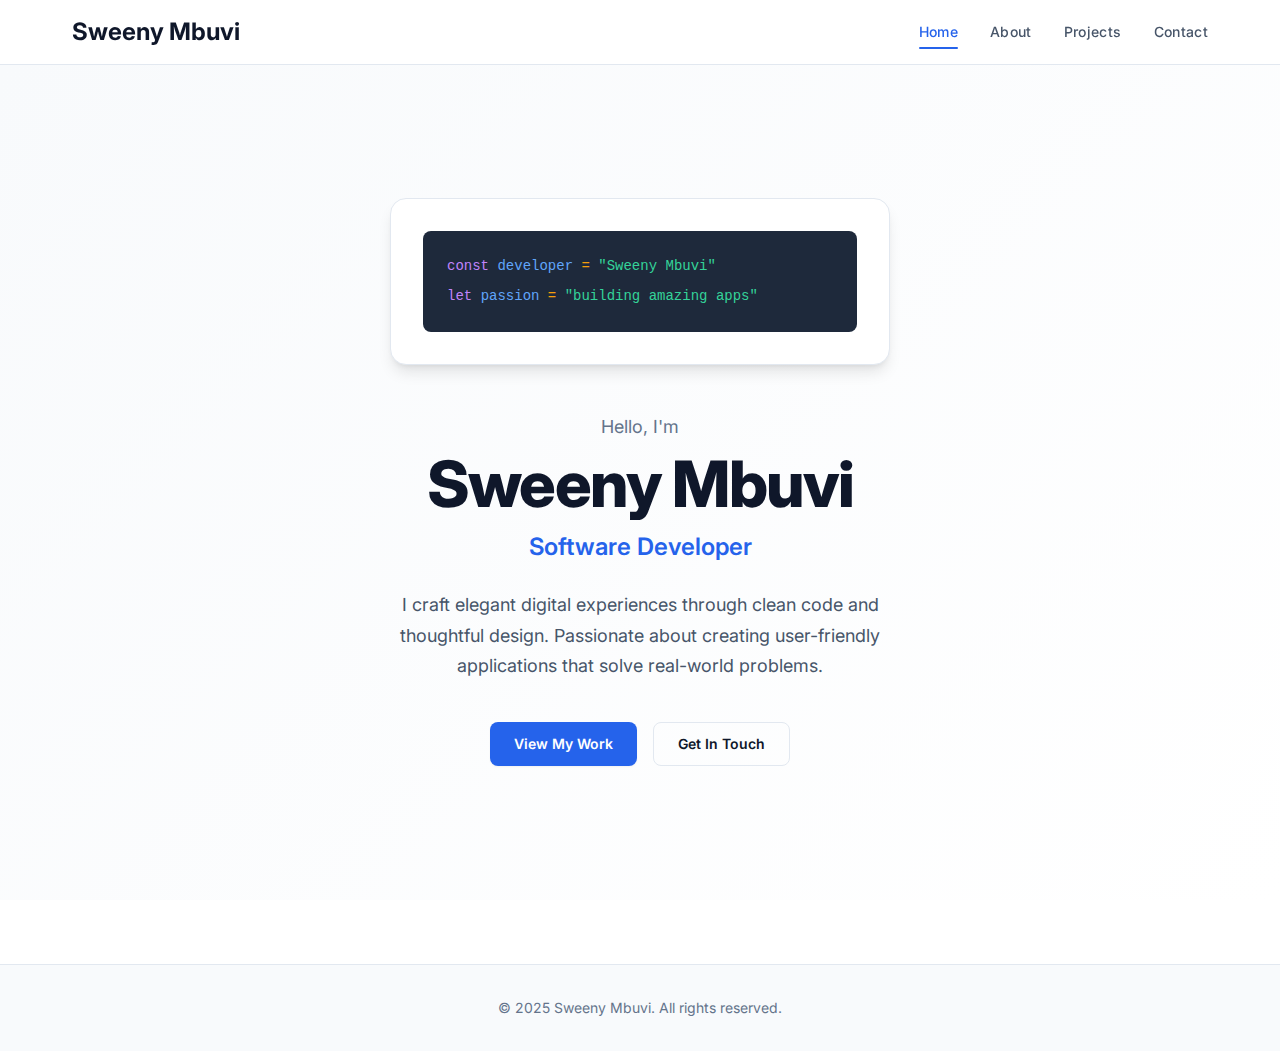
<file: index.html>
<!DOCTYPE html>
<html lang="en">
<head>
  <meta charset="UTF-8" />
  <meta name="viewport" content="width=device-width, initial-scale=1.0" />
  <title>Sweeny Mbuvi | Portfolio</title>
  <link rel="stylesheet" href="style.css" />
  <link rel="icon" href="favicon.ico" />
  <link href="https://fonts.googleapis.com/css2?family=Inter:wght@300;400;500;600;700&display=swap" rel="stylesheet">
</head>
<body>
  <header>
    <nav class="navbar">
      <div class="nav-container">
        <h1 class="logo">Sweeny Mbuvi</h1>
        <ul class="nav-menu">
          <li><a href="index.html" class="nav-link active">Home</a></li>
          <li><a href="about.html" class="nav-link">About</a></li>
          <li><a href="projects.html" class="nav-link">Projects</a></li>
          <li><a href="contact.html" class="nav-link">Contact</a></li>
        </ul>
      </div>
    </nav>
  </header>

  <main>
    <section class="hero">
      <div class="hero-container">
        <div class="hero-content">
          <p class="hero-greeting">Hello, I'm</p>
          <h1 class="hero-name">Sweeny Mbuvi</h1>
          <h2 class="hero-title">Software Developer</h2>
          <p class="hero-description">
            I craft elegant digital experiences through clean code and thoughtful design. 
            Passionate about creating user-friendly applications that solve real-world problems.
          </p>
          <div class="hero-actions">
            <a href="projects.html" class="btn btn-primary">View My Work</a>
            <a href="contact.html" class="btn btn-secondary">Get In Touch</a>
          </div>
        </div>
        <div class="hero-visual">
          <div class="hero-card">
            <div class="card-content">
              <div class="code-snippet">
                <div class="code-line">
                  <span class="code-keyword">const</span> 
                  <span class="code-variable">developer</span> 
                  <span class="code-operator">=</span> 
                  <span class="code-string">"Sweeny Mbuvi"</span>
                </div>
                <div class="code-line">
                  <span class="code-keyword">let</span> 
                  <span class="code-variable">passion</span> 
                  <span class="code-operator">=</span> 
                  <span class="code-string">"building amazing apps"</span>
                </div>
              </div>
            </div>
          </div>
        </div>
      </div>
    </section>
  </main>

  <footer>
    <div class="footer-container">
      <p>&copy; 2025 Sweeny Mbuvi. All rights reserved.</p>
    </div>
  </footer>
</body>
</html>
</file>
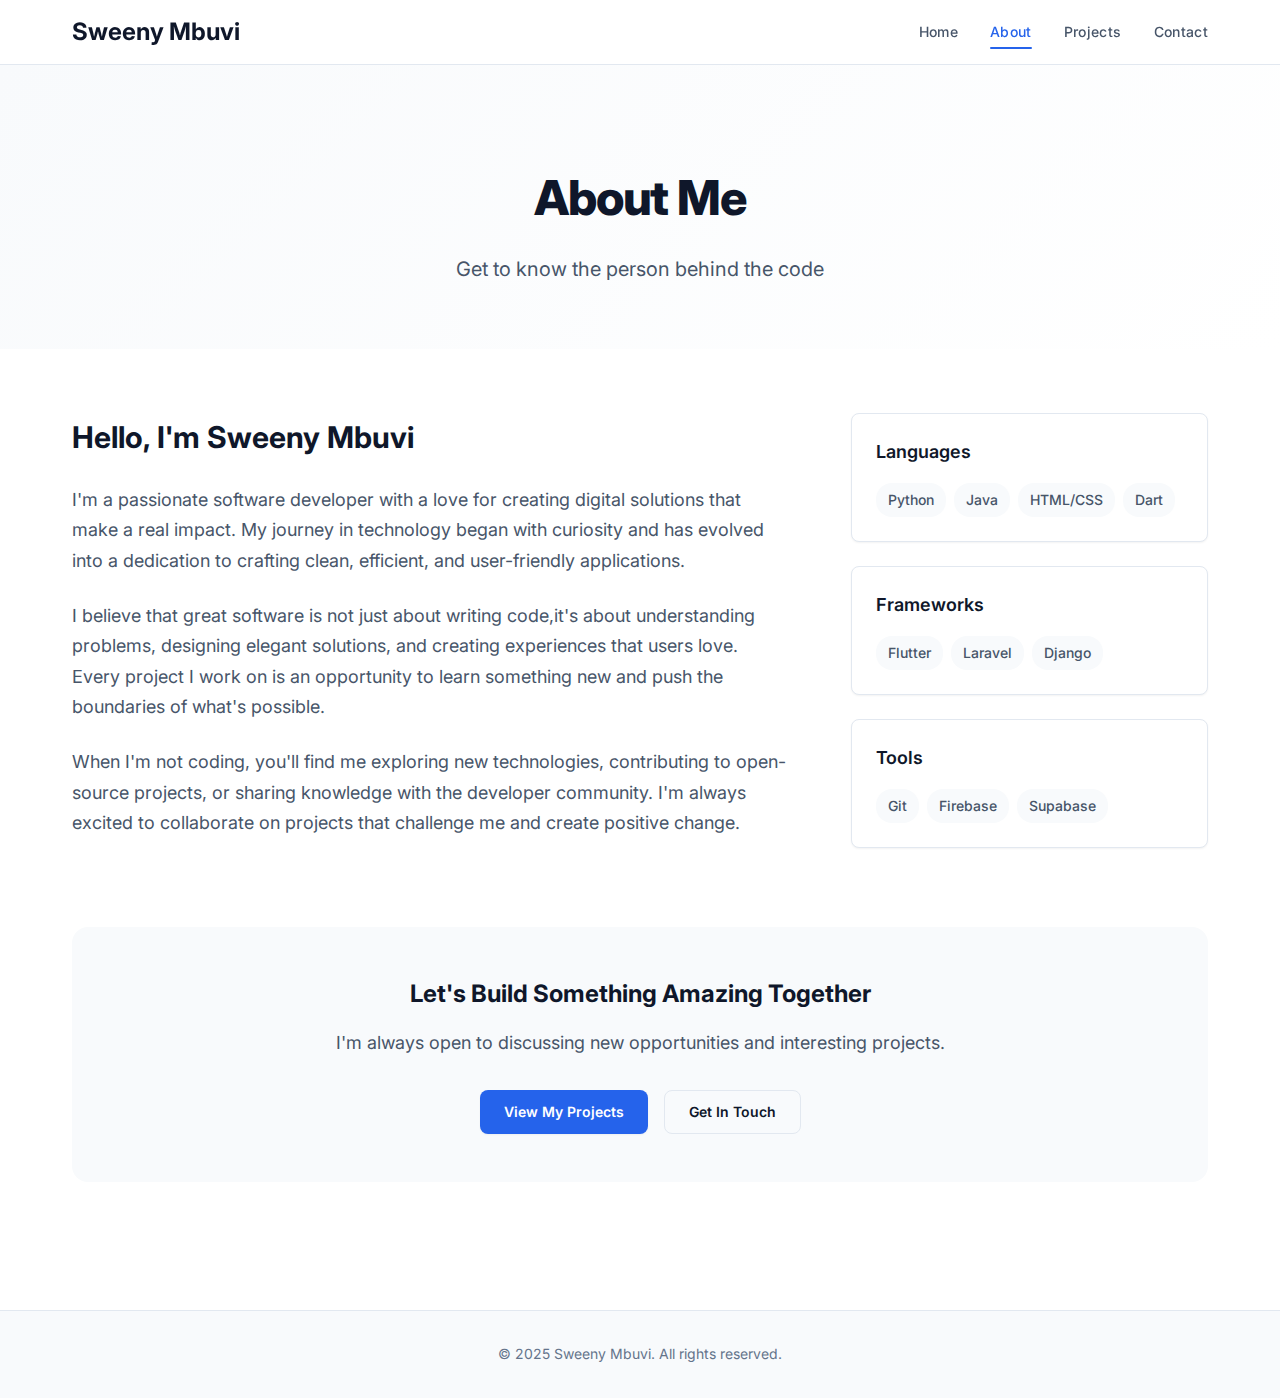
<file: about.html>
<!DOCTYPE html>
<html lang="en">
<head>
  <meta charset="UTF-8" />
  <meta name="viewport" content="width=device-width, initial-scale=1.0" />
  <title>About - Sweeny Mbuvi | Portfolio</title>
  <link rel="stylesheet" href="style.css" />
  <link rel="icon" href="favicon.ico" />
  <link href="https://fonts.googleapis.com/css2?family=Inter:wght@300;400;500;600;700&display=swap" rel="stylesheet">
</head>
<body>
  <header>
    <nav class="navbar">
      <div class="nav-container">
        <h1 class="logo">Sweeny Mbuvi</h1>
        <ul class="nav-menu">
          <li><a href="index.html" class="nav-link">Home</a></li>
          <li><a href="about.html" class="nav-link active">About</a></li>
          <li><a href="projects.html" class="nav-link">Projects</a></li>
          <li><a href="contact.html" class="nav-link">Contact</a></li>
        </ul>
      </div>
    </nav>
  </header>

  <main>
    <section class="page-hero">
      <div class="page-container">
        <h1 class="page-title">About Me</h1>
        <p class="page-subtitle">Get to know the person behind the code</p>
      </div>
    </section>

    <section class="about-content">
      <div class="about-container">
        <div class="about-grid">
          <div class="about-text">
            <h2>Hello, I'm Sweeny Mbuvi</h2>
            <p>I'm a passionate software developer with a love for creating digital solutions that make a real impact. My journey in technology began with curiosity and has evolved into a dedication to crafting clean, efficient, and user-friendly applications.</p>
            
            <p>I believe that great software is not just about writing code,it's about understanding problems, designing elegant solutions, and creating experiences that users love. Every project I work on is an opportunity to learn something new and push the boundaries of what's possible.</p>
            
            <p>When I'm not coding, you'll find me exploring new technologies, contributing to open-source projects, or sharing knowledge with the developer community. I'm always excited to collaborate on projects that challenge me and create positive change.</p>
          </div>
          
          <div class="about-stats">
            <div class="stat-card">
              <h3>Languages</h3>
              <div class="skill-list">
                <span class="skill-tag">Python</span>
                <span class="skill-tag">Java</span>
                <span class="skill-tag">HTML/CSS</span>
                <span class="skill-tag">Dart</span>
              </div>
            </div>
            
            <div class="stat-card">
              <h3>Frameworks</h3>
              <div class="skill-list">
                <span class="skill-tag">Flutter</span>
                <span class="skill-tag">Laravel</span>
                <span class="skill-tag">Django</span>
              </div>
            </div>
            
            <div class="stat-card">
              <h3>Tools</h3>
              <div class="skill-list">
                <span class="skill-tag">Git</span>
                <span class="skill-tag">Firebase</span>
                <span class="skill-tag">Supabase</span>
              </div>
            </div>
          </div>
        </div>
        
        <div class="about-cta">
          <h3>Let's Build Something Amazing Together</h3>
          <p>I'm always open to discussing new opportunities and interesting projects.</p>
          <div class="cta-buttons">
            <a href="projects.html" class="btn btn-primary">View My Projects</a>
            <a href="contact.html" class="btn btn-secondary">Get In Touch</a>
          </div>
        </div>
      </div>
    </section>
  </main>

  <footer>
    <div class="footer-container">
      <p>&copy; 2025 Sweeny Mbuvi. All rights reserved.</p>
    </div>
  </footer>
</body>
</html>
</file>
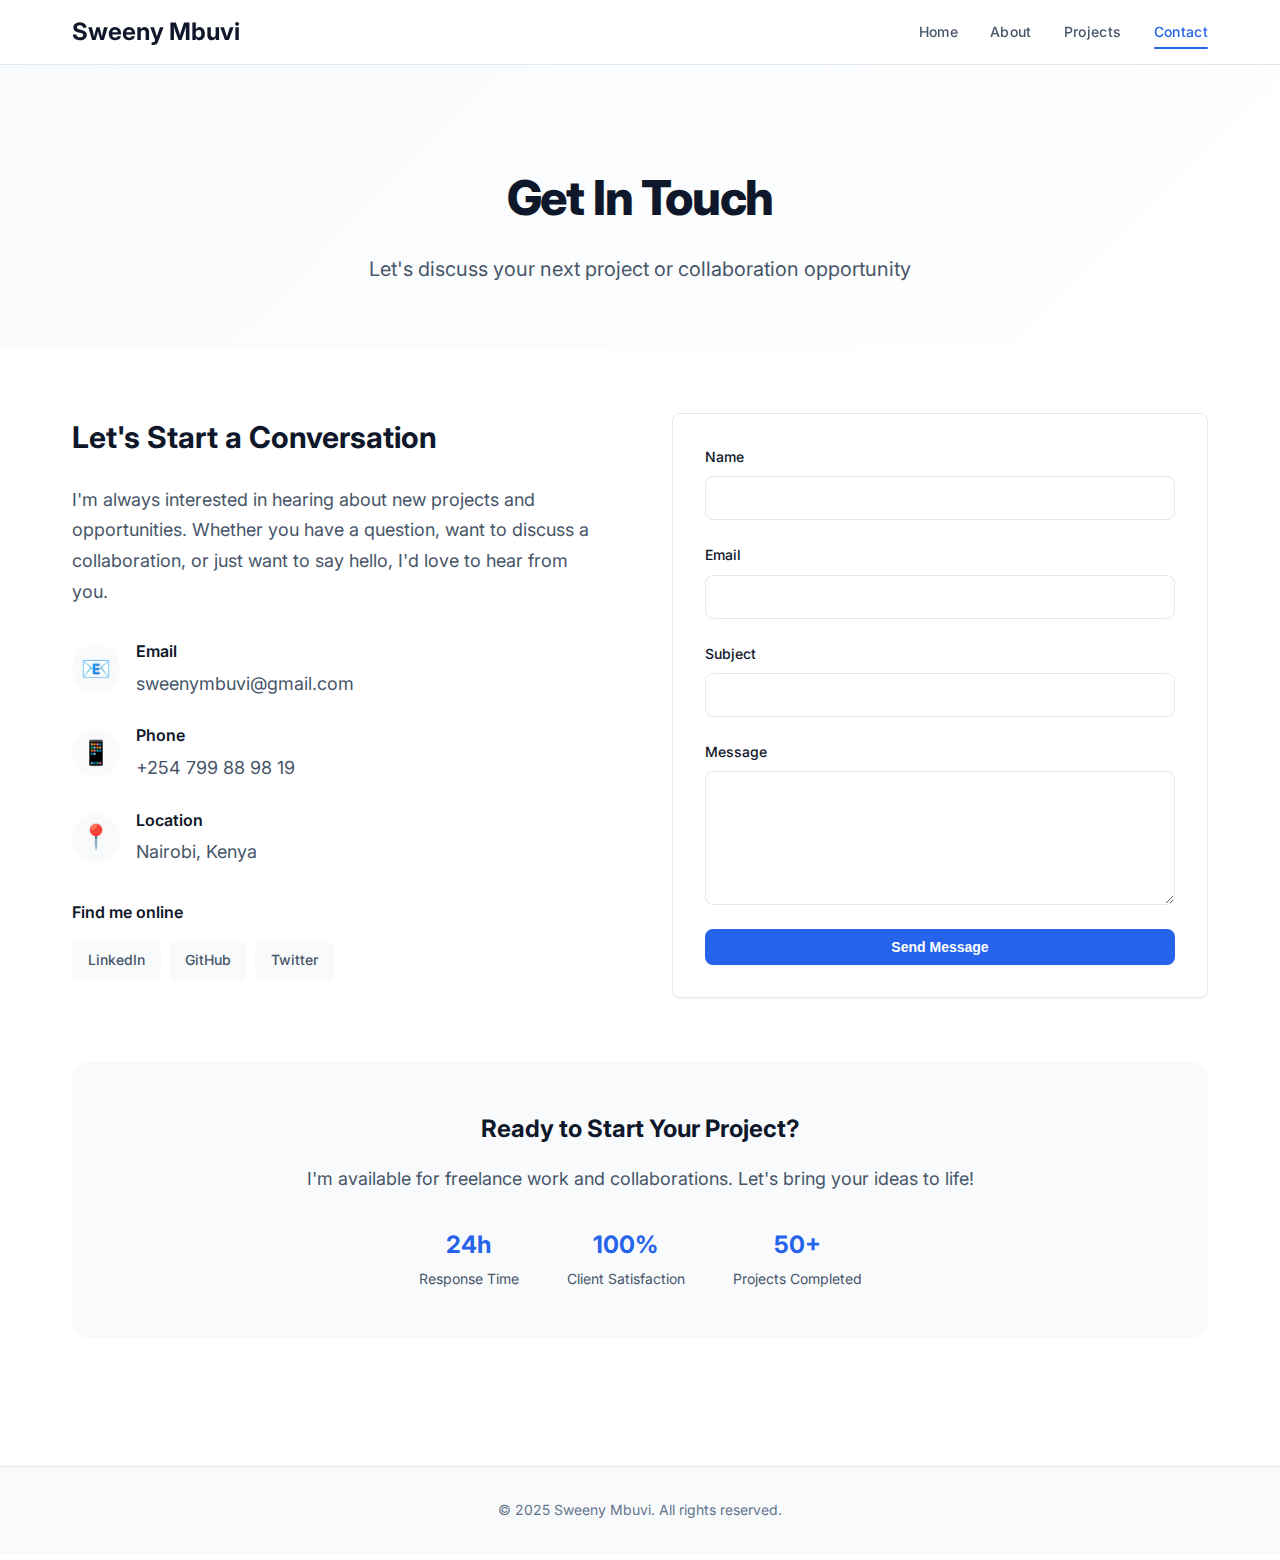
<file: contact.html>
<!DOCTYPE html>
<html lang="en">
<head>
  <meta charset="UTF-8" />
  <meta name="viewport" content="width=device-width, initial-scale=1.0" />
  <title>Contact - Sweeny Mbuvi | Portfolio</title>
  <link rel="stylesheet" href="style.css" />
  <link rel="icon" href="favicon.ico" />
  <link href="https://fonts.googleapis.com/css2?family=Inter:wght@300;400;500;600;700&display=swap" rel="stylesheet">
</head>
<body>
  <header>
    <nav class="navbar">
      <div class="nav-container">
        <h1 class="logo">Sweeny Mbuvi</h1>
        <ul class="nav-menu">
          <li><a href="index.html" class="nav-link">Home</a></li>
          <li><a href="about.html" class="nav-link">About</a></li>
          <li><a href="projects.html" class="nav-link">Projects</a></li>
          <li><a href="contact.html" class="nav-link active">Contact</a></li>
        </ul>
      </div>
    </nav>
  </header>

  <main>
    <section class="page-hero">
      <div class="page-container">
        <h1 class="page-title">Get In Touch</h1>
        <p class="page-subtitle">Let's discuss your next project or collaboration opportunity</p>
      </div>
    </section>

    <section class="contact-content">
      <div class="contact-container">
        <div class="contact-grid">
          <div class="contact-info">
            <h2>Let's Start a Conversation</h2>
            <p>I'm always interested in hearing about new projects and opportunities. Whether you have a question, want to discuss a collaboration, or just want to say hello, I'd love to hear from you.</p>
            
            <div class="contact-methods">
              <div class="contact-method">
                <div class="contact-icon">📧</div>
                <div class="contact-details">
                  <h4>Email</h4>
                  <p>sweenymbuvi@gmail.com</p>
                </div>
              </div>
              
              <div class="contact-method">
                <div class="contact-icon">📱</div>
                <div class="contact-details">
                  <h4>Phone</h4>
                  <p>+254 799 88 98 19</p>
                </div>
              </div>
              
              <div class="contact-method">
                <div class="contact-icon">📍</div>
                <div class="contact-details">
                  <h4>Location</h4>
                  <p>Nairobi, Kenya</p>
                </div>
              </div>
            </div>
            
            <div class="social-links">
              <h4>Find me online</h4>
              <div class="social-buttons">
                <a href="#" class="social-btn">LinkedIn</a>
                <a href="#" class="social-btn">GitHub</a>
                <a href="#" class="social-btn">Twitter</a>
              </div>
            </div>
          </div>
          
          <div class="contact-form-container">
            <form class="contact-form">
              <div class="form-group">
                <label for="name">Name</label>
                <input type="text" id="name" name="name" required>
              </div>
              
              <div class="form-group">
                <label for="email">Email</label>
                <input type="email" id="email" name="email" required>
              </div>
              
              <div class="form-group">
                <label for="subject">Subject</label>
                <input type="text" id="subject" name="subject" required>
              </div>
              
              <div class="form-group">
                <label for="message">Message</label>
                <textarea id="message" name="message" rows="6" required></textarea>
              </div>
              
              <button type="submit" class="btn btn-primary form-submit">Send Message</button>
            </form>
          </div>
        </div>
        
        <div class="contact-cta">
          <div class="cta-card">
            <h3>Ready to Start Your Project?</h3>
            <p>I'm available for freelance work and collaborations. Let's bring your ideas to life!</p>
            <div class="cta-stats">
              <div class="stat">
                <span class="stat-number">24h</span>
                <span class="stat-label">Response Time</span>
              </div>
              <div class="stat">
                <span class="stat-number">100%</span>
                <span class="stat-label">Client Satisfaction</span>
              </div>
              <div class="stat">
                <span class="stat-number">50+</span>
                <span class="stat-label">Projects Completed</span>
              </div>
            </div>
          </div>
        </div>
      </div>
    </section>
  </main>

  <footer>
    <div class="footer-container">
      <p>&copy; 2025 Sweeny Mbuvi. All rights reserved.</p>
    </div>
  </footer>
</body>
</html>
</file>
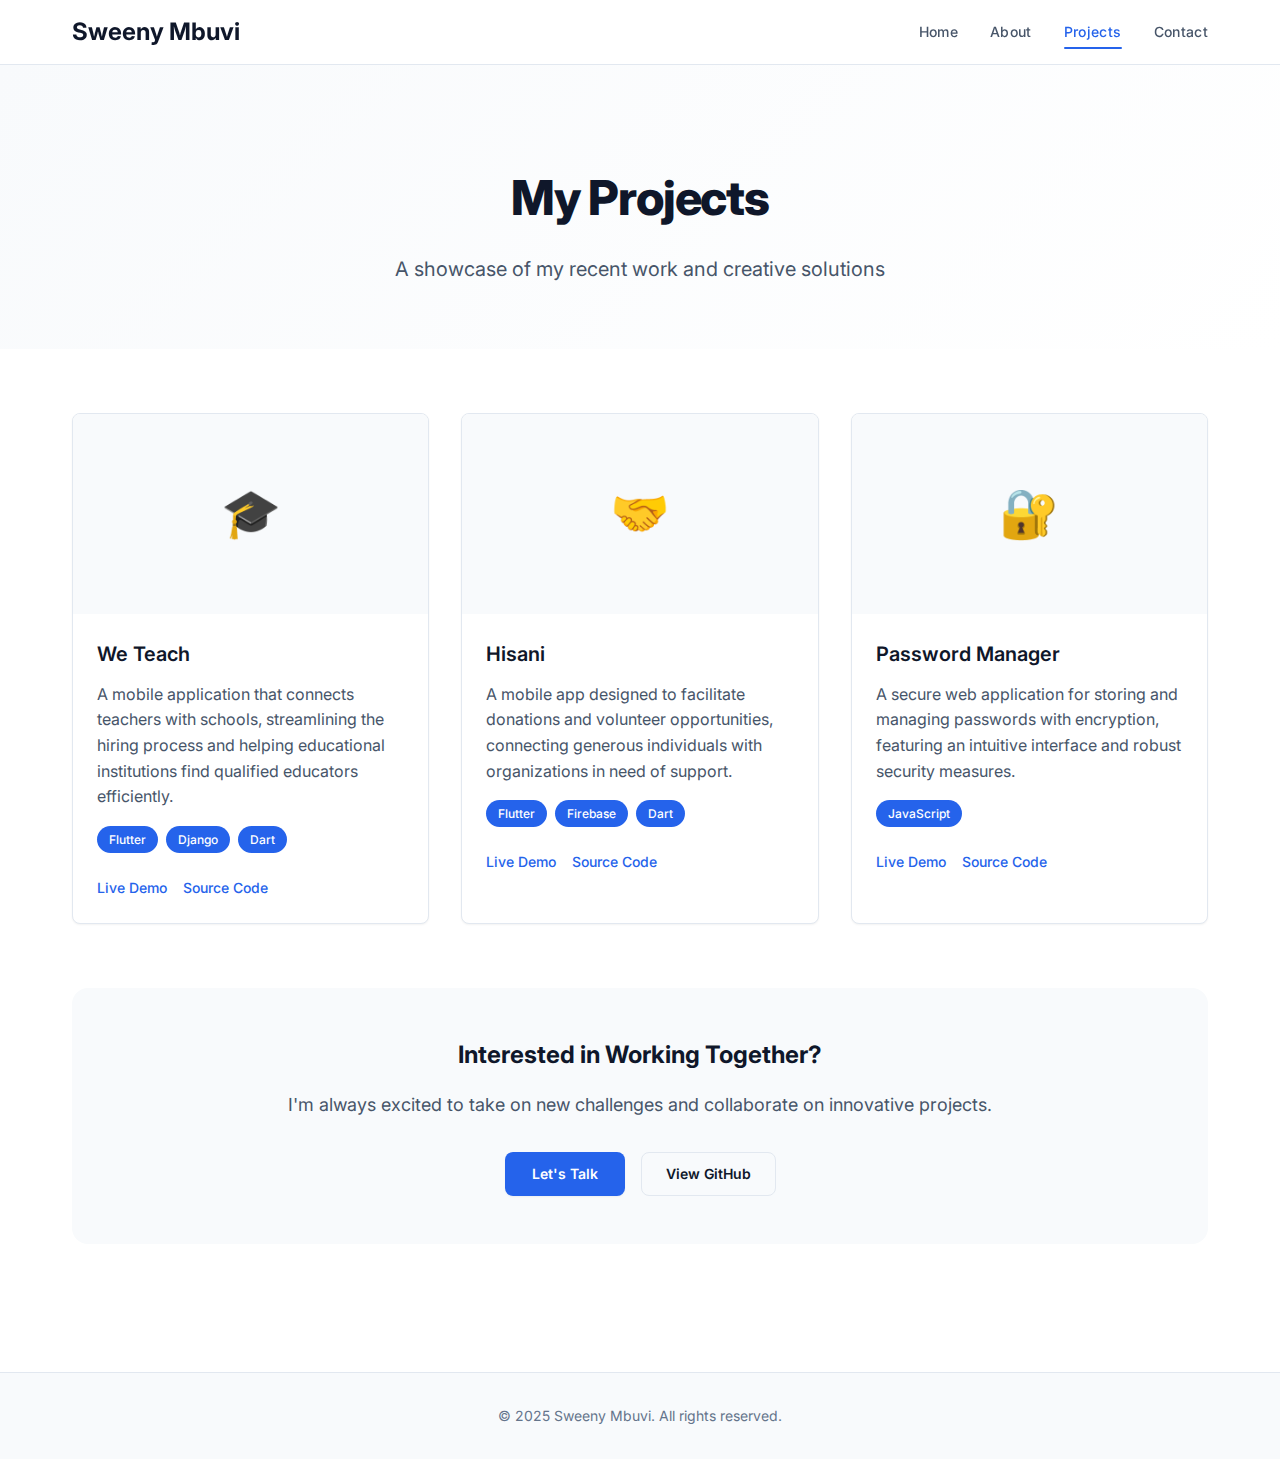
<file: projects.html>
<!DOCTYPE html>
<html lang="en">
<head>
  <meta charset="UTF-8" />
  <meta name="viewport" content="width=device-width, initial-scale=1.0" />
  <title>Projects - Sweeny Mbuvi | Portfolio</title>
  <link rel="stylesheet" href="style.css" />
  <link rel="icon" href="favicon.ico" />
  <link href="https://fonts.googleapis.com/css2?family=Inter:wght@300;400;500;600;700&display=swap" rel="stylesheet">
</head>
<body>
  <header>
    <nav class="navbar">
      <div class="nav-container">
        <h1 class="logo">Sweeny Mbuvi</h1>
        <ul class="nav-menu">
          <li><a href="index.html" class="nav-link">Home</a></li>
          <li><a href="about.html" class="nav-link">About</a></li>
          <li><a href="projects.html" class="nav-link active">Projects</a></li>
          <li><a href="contact.html" class="nav-link">Contact</a></li>
        </ul>
      </div>
    </nav>
  </header>

  <main>
    <section class="page-hero">
      <div class="page-container">
        <h1 class="page-title">My Projects</h1>
        <p class="page-subtitle">A showcase of my recent work and creative solutions</p>
      </div>
    </section>

    <section class="projects-content">
      <div class="projects-container">
        <div class="projects-grid">
          <div class="project-card">
            <div class="project-image">
              <div class="project-placeholder">
                <span>🎓</span>
              </div>
            </div>
            <div class="project-info">
              <h3>We Teach</h3>
              <p>A mobile application that connects teachers with schools, streamlining the hiring process and helping educational institutions find qualified educators efficiently.</p>
              <div class="project-tech">
                <span class="tech-tag">Flutter</span>
                <span class="tech-tag">Django</span>
                <span class="tech-tag">Dart</span>
              </div>
              <div class="project-links">
                <a href="#" class="project-link">Live Demo</a>
                <a href="https://github.com/sweenymbuvi" class="project-link">Source Code</a>
              </div>
            </div>
          </div>

          <div class="project-card">
            <div class="project-image">
              <div class="project-placeholder">
                <span>🤝</span>
              </div>
            </div>
            <div class="project-info">
              <h3>Hisani</h3>
              <p>A mobile app designed to facilitate donations and volunteer opportunities, connecting generous individuals with organizations in need of support.</p>
              <div class="project-tech">
                 <span class="tech-tag">Flutter</span>
                <span class="tech-tag">Firebase</span>
                <span class="tech-tag">Dart</span>
              </div>
              <div class="project-links">
                <a href="#" class="project-link">Live Demo</a>
                <a href="https://github.com/sweenymbuvi" class="project-link">Source Code</a>
              </div>
            </div>
          </div>

          <div class="project-card">
            <div class="project-image">
              <div class="project-placeholder">
                <span>🔐</span>
              </div>
            </div>
            <div class="project-info">
              <h3>Password Manager</h3>
              <p>A secure web application for storing and managing passwords with encryption, featuring an intuitive interface and robust security measures.</p>
              <div class="project-tech">
                <span class="tech-tag">JavaScript</span>
              </div>
              <div class="project-links">
                <a href="#" class="project-link">Live Demo</a>
                <a href="https://github.com/sweenymbuvi" class="project-link">Source Code</a>
              </div>
            </div>
          </div>
        </div>

        <div class="projects-cta">
          <h3>Interested in Working Together?</h3>
          <p>I'm always excited to take on new challenges and collaborate on innovative projects.</p>
          <div class="cta-buttons">
            <a href="contact.html" class="btn btn-primary">Let's Talk</a>
            <a href="https://github.com/sweenymbuvi" class="btn btn-secondary">View GitHub</a>
          </div>
        </div>
      </div>
    </section>
  </main>

  <footer>
    <div class="footer-container">
      <p>&copy; 2025 Sweeny Mbuvi. All rights reserved.</p>
    </div>
  </footer>
</body>
</html>
</file>
<file: style.css>
/* Reset and base styles */
* {
  margin: 0;
  padding: 0;
  box-sizing: border-box;
}

:root {
  --primary-color: #2563eb;
  --primary-hover: #1d4ed8;
  --secondary-color: #64748b;
  --text-primary: #0f172a;
  --text-secondary: #475569;
  --text-muted: #64748b;
  --bg-primary: #ffffff;
  --bg-secondary: #f8fafc;
  --border-color: #e2e8f0;
  --shadow-sm: 0 1px 2px 0 rgb(0 0 0 / 0.05);
  --shadow-md: 0 4px 6px -1px rgb(0 0 0 / 0.1), 0 2px 4px -2px rgb(0 0 0 / 0.1);
  --shadow-lg: 0 10px 15px -3px rgb(0 0 0 / 0.1), 0 4px 6px -4px rgb(0 0 0 / 0.1);
  --radius: 0.5rem;
  --font-family: 'Inter', system-ui, -apple-system, sans-serif;
}

body {
  font-family: var(--font-family);
  line-height: 1.6;
  color: var(--text-primary);
  background-color: var(--bg-primary);
  font-size: 16px;
}

/* Header */
header {
  position: fixed;
  top: 0;
  left: 0;
  right: 0;
  background: rgba(255, 255, 255, 0.95);
  backdrop-filter: blur(10px);
  border-bottom: 1px solid var(--border-color);
  z-index: 1000;
}

.nav-container {
  max-width: 1200px;
  margin: 0 auto;
  padding: 0 2rem;
  display: flex;
  justify-content: space-between;
  align-items: center;
  height: 4rem;
}

.logo {
  font-size: 1.5rem;
  font-weight: 700;
  color: var(--text-primary);
  text-decoration: none;
}

.nav-menu {
  display: flex;
  list-style: none;
  gap: 2rem;
}

.nav-link {
  text-decoration: none;
  color: var(--text-secondary);
  font-weight: 500;
  font-size: 0.875rem;
  letter-spacing: 0.025em;
  padding: 0.5rem 0;
  position: relative;
  transition: color 0.2s ease;
}

.nav-link:hover,
.nav-link.active {
  color: var(--primary-color);
}

.nav-link.active::after {
  content: '';
  position: absolute;
  bottom: -1px;
  left: 0;
  right: 0;
  height: 2px;
  background: var(--primary-color);
  border-radius: 1px;
}

/* Hero Section */
main {
  margin-top: 4rem;
}

.hero {
  min-height: calc(100vh - 4rem);
  display: flex;
  align-items: center;
  padding: 4rem 0;
  background: linear-gradient(135deg, #f8fafc 0%, #ffffff 100%);
}

.hero-container {
  max-width: 1200px;
  margin: 0 auto;
  padding: 0 2rem;
  display: grid;
  grid-template-columns: 1fr 1fr;
  gap: 4rem;
  align-items: center;
}

.hero-content {
  max-width: 600px;
}

.hero-greeting {
  font-size: 1.125rem;
  color: var(--text-muted);
  margin-bottom: 0.5rem;
  font-weight: 400;
}

.hero-name {
  font-size: clamp(2.5rem, 5vw, 4rem);
  font-weight: 800;
  color: var(--text-primary);
  margin-bottom: 0.5rem;
  line-height: 1.1;
  letter-spacing: -0.025em;
}

.hero-title {
  font-size: 1.5rem;
  color: var(--primary-color);
  font-weight: 600;
  margin-bottom: 1.5rem;
}

.hero-description {
  font-size: 1.125rem;
  color: var(--text-secondary);
  line-height: 1.7;
  margin-bottom: 2.5rem;
  max-width: 500px;
}

.hero-actions {
  display: flex;
  gap: 1rem;
  flex-wrap: wrap;
}

/* Buttons */
.btn {
  display: inline-flex;
  align-items: center;
  justify-content: center;
  padding: 0.75rem 2rem;
  font-size: 1rem;
  font-weight: 600;
  text-decoration: none;
  border-radius: var(--radius);
  transition: all 0.2s ease;
  cursor: pointer;
  border: none;
  min-width: 140px;
}

.btn-primary {
  background-color: var(--primary-color);
  color: white;
  box-shadow: var(--shadow-sm);
}

.btn-primary:hover {
  background-color: var(--primary-hover);
  box-shadow: var(--shadow-md);
  transform: translateY(-1px);
}

.btn-secondary {
  background-color: transparent;
  color: var(--text-primary);
  border: 1px solid var(--border-color);
}

.btn-secondary:hover {
  background-color: var(--bg-secondary);
  border-color: var(--text-secondary);
}

/* Hero Visual */
.hero-visual {
  display: flex;
  justify-content: center;
  align-items: center;
}

.hero-card {
  background: white;
  border-radius: 1rem;
  padding: 2rem;
  box-shadow: var(--shadow-lg);
  border: 1px solid var(--border-color);
  max-width: 400px;
  width: 100%;
}

.card-content {
  text-align: left;
}

.code-snippet {
  font-family: 'SF Mono', Monaco, 'Cascadia Code', 'Roboto Mono', Consolas, 'Courier New', monospace;
  font-size: 0.875rem;
  line-height: 1.6;
  background: #1e293b;
  color: #e2e8f0;
  padding: 1.5rem;
  border-radius: 0.5rem;
  overflow-x: auto;
}

.code-line {
  margin-bottom: 0.5rem;
}

.code-line:last-child {
  margin-bottom: 0;
}

.code-keyword {
  color: #c084fc;
}

.code-variable {
  color: #60a5fa;
}

.code-operator {
  color: #f59e0b;
}

.code-string {
  color: #34d399;
}

/* Footer */
footer {
  background-color: var(--bg-secondary);
  border-top: 1px solid var(--border-color);
  padding: 2rem 0;
  margin-top: 4rem;
}

.footer-container {
  max-width: 1200px;
  margin: 0 auto;
  padding: 0 2rem;
  text-align: center;
}

footer p {
  color: var(--text-muted);
  font-size: 0.875rem;
}

/* Page Hero Section */
.page-hero {
  padding: 6rem 0 4rem;
  background: linear-gradient(135deg, #f8fafc 0%, #ffffff 100%);
  text-align: center;
}

.page-container {
  max-width: 1200px;
  margin: 0 auto;
  padding: 0 2rem;
}

.page-title {
  font-size: clamp(2rem, 4vw, 3rem);
  font-weight: 800;
  color: var(--text-primary);
  margin-bottom: 1rem;
  letter-spacing: -0.025em;
}

.page-subtitle {
  font-size: 1.25rem;
  color: var(--text-secondary);
  max-width: 600px;
  margin: 0 auto;
}

/* About Page Styles */
.about-content {
  padding: 4rem 0;
}

.about-container {
  max-width: 1200px;
  margin: 0 auto;
  padding: 0 2rem;
}

.about-grid {
  display: grid;
  grid-template-columns: 2fr 1fr;
  gap: 4rem;
  margin-bottom: 4rem;
}

.about-text h2 {
  font-size: 1.875rem;
  font-weight: 700;
  color: var(--text-primary);
  margin-bottom: 1.5rem;
}

.about-text p {
  font-size: 1.125rem;
  line-height: 1.7;
  color: var(--text-secondary);
  margin-bottom: 1.5rem;
}

.about-stats {
  display: flex;
  flex-direction: column;
  gap: 1.5rem;
}

.stat-card {
  background: white;
  padding: 1.5rem;
  border-radius: var(--radius);
  border: 1px solid var(--border-color);
  box-shadow: var(--shadow-sm);
}

.stat-card h3 {
  font-size: 1.125rem;
  font-weight: 600;
  color: var(--text-primary);
  margin-bottom: 1rem;
}

.skill-list {
  display: flex;
  flex-wrap: wrap;
  gap: 0.5rem;
}

.skill-tag {
  background: var(--bg-secondary);
  color: var(--text-secondary);
  padding: 0.375rem 0.75rem;
  border-radius: 1rem;
  font-size: 0.875rem;
  font-weight: 500;
}

.about-cta {
  text-align: center;
  background: var(--bg-secondary);
  padding: 3rem 2rem;
  border-radius: 1rem;
}

.about-cta h3 {
  font-size: 1.5rem;
  font-weight: 700;
  color: var(--text-primary);
  margin-bottom: 1rem;
}

.about-cta p {
  font-size: 1.125rem;
  color: var(--text-secondary);
  margin-bottom: 2rem;
}

.cta-buttons {
  display: flex;
  gap: 1rem;
  justify-content: center;
  flex-wrap: wrap;
}

/* Projects Page Styles */
.projects-content {
  padding: 4rem 0;
}

.projects-container {
  max-width: 1200px;
  margin: 0 auto;
  padding: 0 2rem;
}

.projects-grid {
  display: grid;
  grid-template-columns: repeat(auto-fit, minmax(350px, 1fr));
  gap: 2rem;
  margin-bottom: 4rem;
}

.project-card {
  background: white;
  border-radius: var(--radius);
  border: 1px solid var(--border-color);
  overflow: hidden;
  transition: all 0.3s ease;
  box-shadow: var(--shadow-sm);
}

.project-card:hover {
  transform: translateY(-4px);
  box-shadow: var(--shadow-lg);
}

.project-image {
  height: 200px;
  background: var(--bg-secondary);
  display: flex;
  align-items: center;
  justify-content: center;
}

.project-placeholder {
  font-size: 3rem;
}

.project-info {
  padding: 1.5rem;
}

.project-info h3 {
  font-size: 1.25rem;
  font-weight: 600;
  color: var(--text-primary);
  margin-bottom: 0.75rem;
}

.project-info p {
  color: var(--text-secondary);
  line-height: 1.6;
  margin-bottom: 1rem;
}

.project-tech {
  display: flex;
  flex-wrap: wrap;
  gap: 0.5rem;
  margin-bottom: 1.5rem;
}

.tech-tag {
  background: var(--primary-color);
  color: white;
  padding: 0.25rem 0.75rem;
  border-radius: 1rem;
  font-size: 0.75rem;
  font-weight: 500;
}

.project-links {
  display: flex;
  gap: 1rem;
}

.project-link {
  color: var(--primary-color);
  text-decoration: none;
  font-weight: 500;
  font-size: 0.875rem;
  transition: color 0.2s ease;
}

.project-link:hover {
  color: var(--primary-hover);
  text-decoration: underline;
}

.projects-cta {
  text-align: center;
  background: var(--bg-secondary);
  padding: 3rem 2rem;
  border-radius: 1rem;
}

.projects-cta h3 {
  font-size: 1.5rem;
  font-weight: 700;
  color: var(--text-primary);
  margin-bottom: 1rem;
}

.projects-cta p {
  font-size: 1.125rem;
  color: var(--text-secondary);
  margin-bottom: 2rem;
}

/* Contact Page Styles */
.contact-content {
  padding: 4rem 0;
}

.contact-container {
  max-width: 1200px;
  margin: 0 auto;
  padding: 0 2rem;
}

.contact-grid {
  display: grid;
  grid-template-columns: 1fr 1fr;
  gap: 4rem;
  margin-bottom: 4rem;
}

.contact-info h2 {
  font-size: 1.875rem;
  font-weight: 700;
  color: var(--text-primary);
  margin-bottom: 1.5rem;
}

.contact-info p {
  font-size: 1.125rem;
  line-height: 1.7;
  color: var(--text-secondary);
  margin-bottom: 2rem;
}

.contact-methods {
  margin-bottom: 2rem;
}

.contact-method {
  display: flex;
  align-items: center;
  gap: 1rem;
  margin-bottom: 1.5rem;
}

.contact-icon {
  font-size: 1.5rem;
  width: 3rem;
  height: 3rem;
  display: flex;
  align-items: center;
  justify-content: center;
  background: var(--bg-secondary);
  border-radius: 50%;
}

.contact-details h4 {
  font-size: 1rem;
  font-weight: 600;
  color: var(--text-primary);
  margin-bottom: 0.25rem;
}

.contact-details p {
  color: var(--text-secondary);
  margin: 0;
}

.social-links h4 {
  font-size: 1rem;
  font-weight: 600;
  color: var(--text-primary);
  margin-bottom: 1rem;
}

.social-buttons {
  display: flex;
  gap: 0.5rem;
  flex-wrap: wrap;
}

.social-btn {
  background: var(--bg-secondary);
  color: var(--text-secondary);
  padding: 0.5rem 1rem;
  border-radius: var(--radius);
  text-decoration: none;
  font-size: 0.875rem;
  font-weight: 500;
  transition: all 0.2s ease;
}

.social-btn:hover {
  background: var(--primary-color);
  color: white;
}

.contact-form-container {
  background: white;
  padding: 2rem;
  border-radius: var(--radius);
  border: 1px solid var(--border-color);
  box-shadow: var(--shadow-sm);
}

.contact-form {
  display: flex;
  flex-direction: column;
  gap: 1.5rem;
}

.form-group {
  display: flex;
  flex-direction: column;
}

.form-group label {
  font-size: 0.875rem;
  font-weight: 500;
  color: var(--text-primary);
  margin-bottom: 0.5rem;
}

.form-group input,
.form-group textarea {
  padding: 0.75rem;
  border: 1px solid var(--border-color);
  border-radius: var(--radius);
  font-size: 1rem;
  transition: border-color 0.2s ease;
}

.form-group input:focus,
.form-group textarea:focus {
  outline: none;
  border-color: var(--primary-color);
}

.form-group textarea {
  resize: vertical;
  min-height: 120px;
}

.form-submit {
  width: 100%;
}

.contact-cta {
  background: var(--bg-secondary);
  padding: 3rem 2rem;
  border-radius: 1rem;
  text-align: center;
}

.cta-card h3 {
  font-size: 1.5rem;
  font-weight: 700;
  color: var(--text-primary);
  margin-bottom: 1rem;
}

.cta-card p {
  font-size: 1.125rem;
  color: var(--text-secondary);
  margin-bottom: 2rem;
}

.cta-stats {
  display: flex;
  justify-content: center;
  gap: 3rem;
  flex-wrap: wrap;
}

.stat {
  display: flex;
  flex-direction: column;
  align-items: center;
}

.stat-number {
  font-size: 1.5rem;
  font-weight: 700;
  color: var(--primary-color);
}

.stat-label {
  font-size: 0.875rem;
  color: var(--text-secondary);
  margin-top: 0.25rem;
}

nav-link {
    font-size: 0.8rem;
  }
  
  .hero-container {
    grid-template-columns: 1fr;
    gap: 3rem;
    padding: 0 1rem;
    text-align: center;
  }
  
  .hero-visual {
    order: -1;
  }
  
  .hero-card {
    max-width: 100%;
  }
  
  .hero-actions {
    justify-content: center;
  }
  
  .btn {
    min-width: 120px;
    padding: 0.625rem 1.5rem;
    font-size: 0.875rem;
  }

@media (max-width: 480px) {
  .hero-name {
    font-size: 2.5rem;
  }
  
  .hero-title {
    font-size: 1.25rem;
  }
  
  .hero-description {
    font-size: 1rem;
  }
  
  .hero-actions {
    flex-direction: column;
    align-items: center;
  }
  
  .btn {
    width: 100%;
    max-width: 250px;
  }
}
</file>
